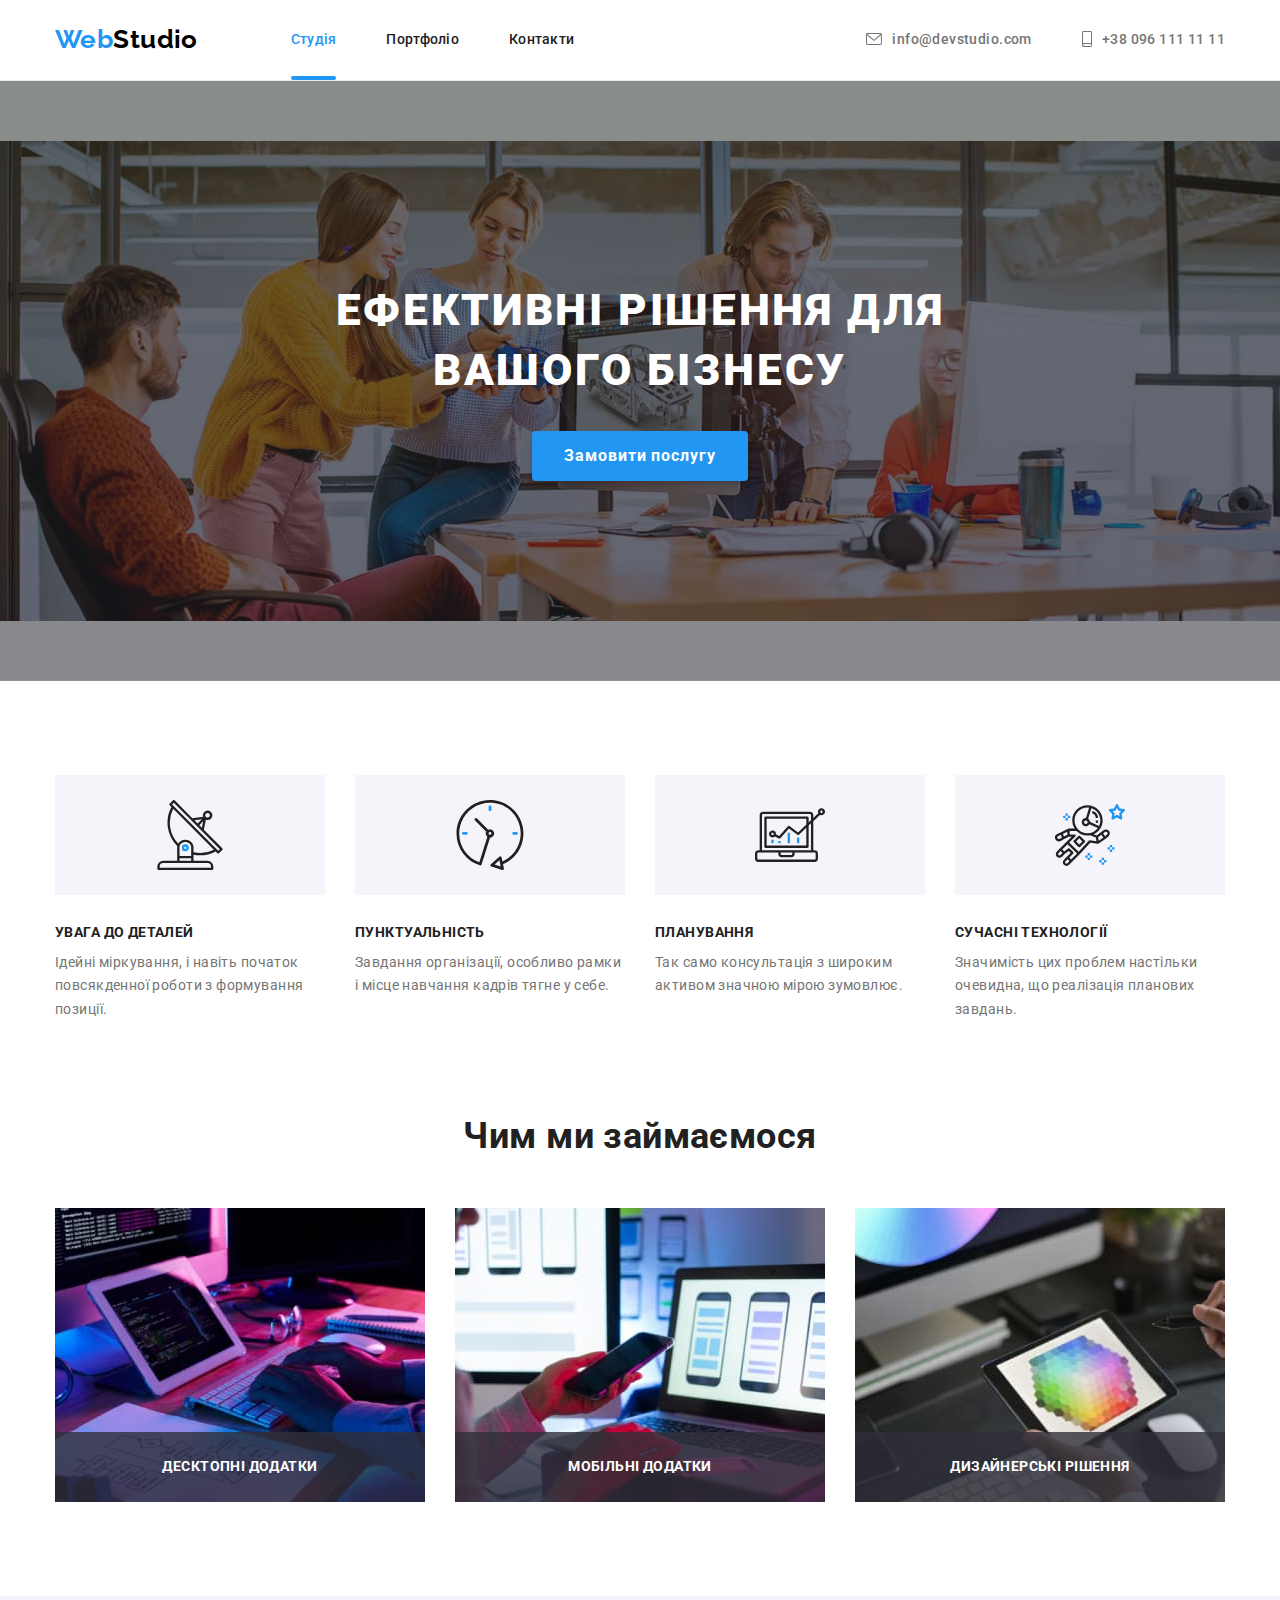
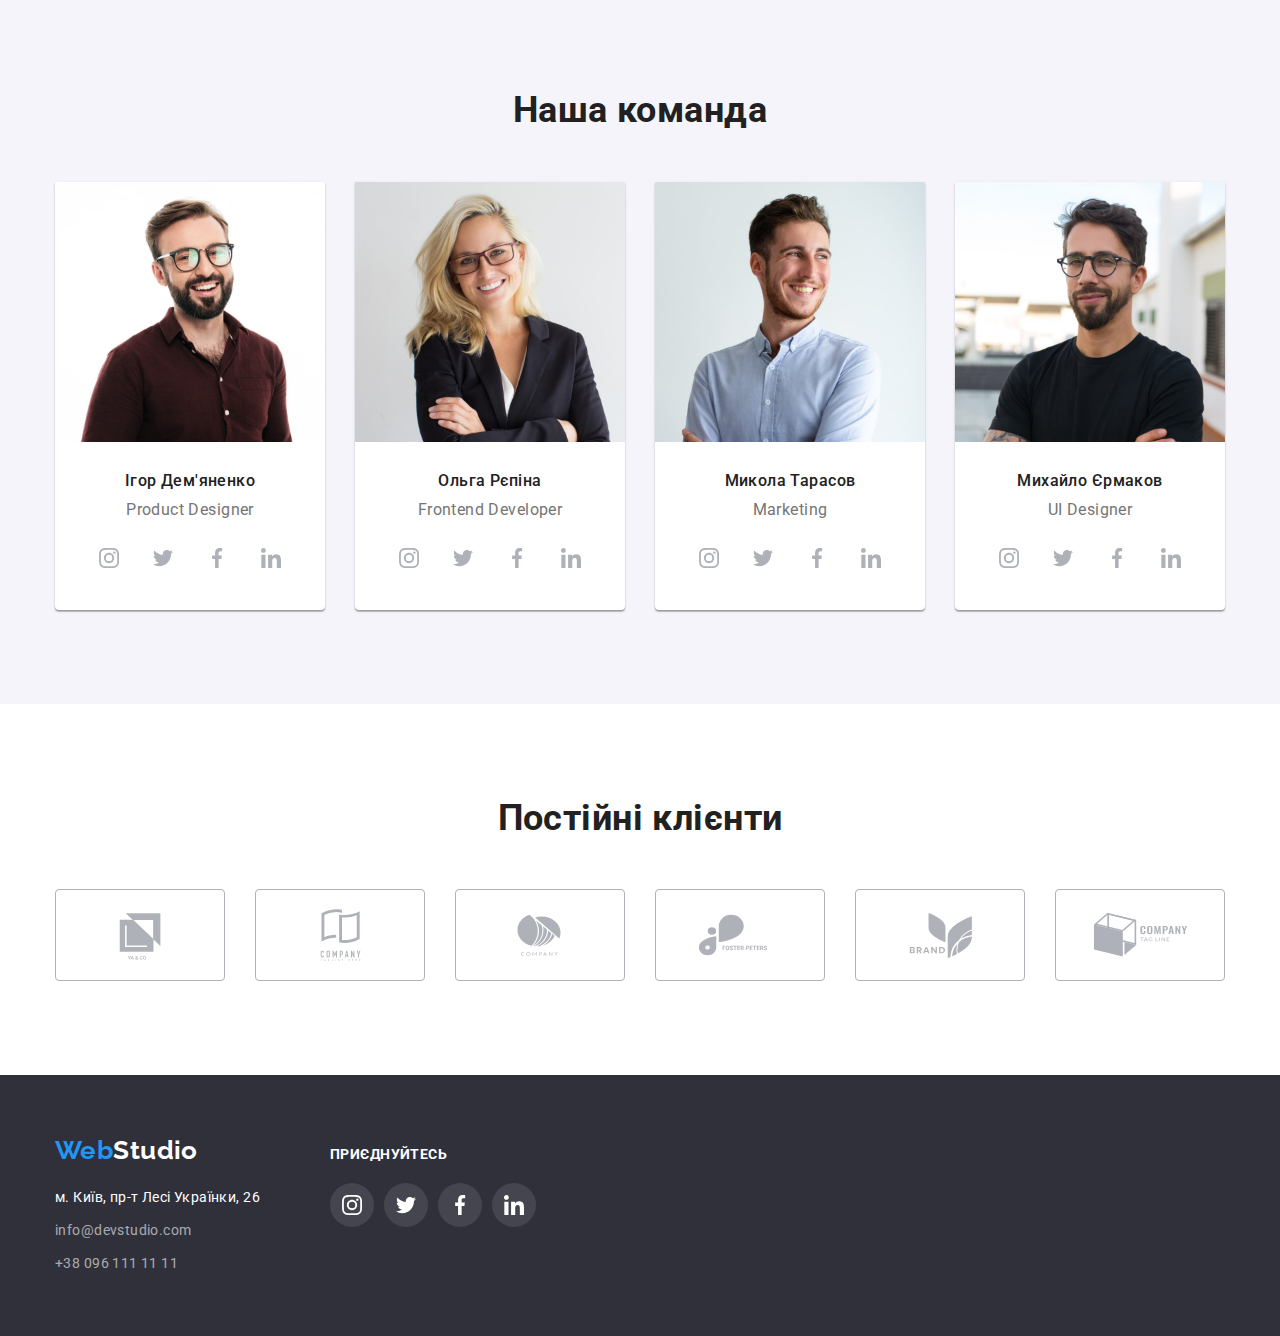
<file: index.html>
<!DOCTYPE html>
<html lang="uk">

<head>
    <meta charset="UTF-8">
    <meta http-equiv="X-UA-Compatible" content="IE=edge">
    <meta name="viewport" content="width=device-width, initial-scale=1.0">
    <title>WebStudio</title>
    <link
        href="https://fonts.googleapis.com/css2?family=Raleway:wght@700&family=Roboto:wght@400;500;700;900&display=swap"
        rel="stylesheet">
    <link rel="stylesheet"
        href="https://cdnjs.cloudflare.com/ajax/libs/modern-normalize/1.1.0/modern-normalize.min.css">
    <link rel="stylesheet" href="./css/styles.css">
</head>

<body>
    <header class="header">
        <div class="container header-flex">
            <nav class="header-flex">
                <a href="./index.html" class="header-logo"><span class="logo-accent">Web</span>Studio</a>
                <ul class="list-style header-flex">
                    <li class="item"><a href="./index.html" class="nav current">Студія</a></li>
                    <li class="item"><a href="./portfolio.html" class="nav">Портфоліо</a></li>
                    <li class="item"><a href="" class="nav">Контакти</a></li>
                </ul>
            </nav>
            <ul class="list-style header-flex contact-list">
                <li class="contact-item"><a href="mailto:info@devstudio.com" class="contact-header">
                        <svg class="icon-mail" width="16px" height="12px">
                            <use href="./images/icons.svg#icon-mail"></use>
                        </svg>
                        info@devstudio.com</a></li>
                <li class="contact-item"><a href="tel:+380961111111" class="contact-header">
                        <svg class="icon-smartphone">
                            <use href="./images/icons.svg#icon-smartphone"></use>
                        </svg>
                        +38 096 111 11 11</a></li>
            </ul>
        </div>
    </header>
    <main>
        <section class="section hero">
            <div class="container">
                <h1 class="hero-title">Ефективні рішення для<br> вашого бізнесу</h1>
                <button type="button" class="button-order" data-modal-open>
                    Замовити послугу
                </button>
            </div>
        </section>
        <section class="section features">
            <div class="container">
                <h2 class="visually-hidden">Наші переваги</h2>
                <ul class="features-flex">
                    <li class="features-card">
                        <div class="icon-card">
                            <svg width="70px" height="70px">
                                <use href="./images/icons.svg#icon-antenna"></use>
                            </svg>
                        </div>
                        <h3 class="features-heading">УВАГА ДО ДЕТАЛЕЙ</h3>
                        <p>Ідейні міркування, і навіть початок повсякденної роботи з формування позиції.</p>
                    </li>
                    <li class="features-card">
                        <div class="icon-card">
                            <svg width="70px" height="70px">
                                <use href="./images/icons.svg#icon-clock"></use>
                            </svg>
                        </div>
                        <h3 class="features-heading">ПУНКТУАЛЬНІСТЬ</h3>
                        <p>Завдання організації, особливо рамки і місце навчання кадрів тягне у себе.</p>
                    </li>
                    <li class="features-card">
                        <div class="icon-card">
                            <svg width="70px" height="70px">
                                <use href="./images/icons.svg#icon-diagram"></use>
                            </svg>
                        </div>
                        <h3 class="features-heading">ПЛАНУВАННЯ</h3>
                        <p>Так само консультація з широким активом значною мірою зумовлює.</p>
                    </li>
                    <li class="features-card">
                        <div class="icon-card">
                            <svg width="70px" height="70px">
                                <use href="./images/icons.svg#icon-astronaut"></use>
                            </svg>
                        </div>
                        <h3 class="features-heading">СУЧАСНІ ТЕХНОЛОГІЇ</h3>
                        <p>Значимість цих проблем настільки очевидна, що реалізація планових завдань.</p>
                    </li>
                </ul>
            </div>
        </section>
        <section class="section">
            <div class="container">
                <h2 class="examples-heading">Чим ми займаємося</h2>
                <ul class="examples-flex">
                    <li>
                        <div class="examples-thumb">
                            <img class="img" src="./images/box1.jpg" alt="написання коду" width="370" height="294">
                            <div class="examples-block">
                                <h3 class="examples-text">Десктопні додатки</h3>
                            </div>
                        </div>
                    </li>
                    <li>
                        <div class="examples-thumb">
                            <img class="img" src="./images/box2.jpg" alt="розробка дизайну" width="370" height="294">
                            <div class="examples-block">
                                <h3 class="examples-text">Мобільні додатки</h3>
                            </div>
                        </div>
                    </li>
                    <li>
                        <div class="examples-thumb">
                            <img class="img" src="./images/box3.jpg" alt="підбір кольорів" width="370" height="294">
                            <div class="examples-block">
                                <h3 class="examples-text">Дизайнерські рішення</h3>
                            </div>
                        </div>
                    </li>
                </ul>
            </div>
        </section>
        <section class="section team">
            <div class="container">
                <h2 class="team-heading">Наша команда</h2>
                <ul class="team-flex">
                    <li class="team-card">
                        <img class="img" src="./images/photo.jpg" alt="фото" width="270" height="260">
                        <h3 class="person-heading">Ігор Дем'яненко</h3>
                        <p class="person-position">Product Designer</p>
                        <ul class="team-icons-list">
                            <li class="team-item">
                                <a href="" class="team-link">
                                    <svg width="20px" height="20px" class="team-icon">
                                        <use href="./images/icons.svg#icon-instagram"></use>
                                    </svg>
                                </a>
                            </li>
                            <li class="team-item">
                                <a href="" class="team-link">
                                    <svg width="20px" height="20px" class="team-icon">
                                        <use href="./images/icons.svg#icon-twitter"></use>
                                    </svg>
                                </a>
                            </li>
                            <li class="team-item">
                                <a href="" class="team-link">
                                    <svg width="20px" height="20px" class="team-icon">
                                        <use href="./images/icons.svg#icon-facebook"></use>
                                    </svg>
                                </a>
                            </li>
                            <li class="team-item">
                                <a href="" class="team-link">
                                    <svg width="20px" height="20px" class="team-icon">
                                        <use href="./images/icons.svg#icon-linkedin"></use>
                                    </svg>
                                </a>
                            </li>
                        </ul>
                    <li class="team-card">
                        <img class="img" src="./images/photo1.jpg" alt="фото" width="270" height="260">
                        <h3 class="person-heading">Ольга Рєпіна</h3>
                        <p class="person-position">Frontend Developer</p>
                        <ul class="team-icons-list">
                            <li class="team-item">
                                <a href="" class="team-link">
                                    <svg width="20px" height="20px" class="team-icon">
                                        <use href="./images/icons.svg#icon-instagram"></use>
                                    </svg>
                                </a>
                            </li>
                            <li class="team-item">
                                <a href="" class="team-link">
                                    <svg width="20px" height="20px" class="team-icon">
                                        <use href="./images/icons.svg#icon-twitter"></use>
                                    </svg>
                                </a>
                            </li>
                            <li class="team-item">
                                <a href="" class="team-link">
                                    <svg width="20px" height="20px" class="team-icon">
                                        <use href="./images/icons.svg#icon-facebook"></use>
                                    </svg>
                                </a>
                            </li>
                            <li class="team-item">
                                <a href="" class="team-link">
                                    <svg width="20px" height="20px" class="team-icon">
                                        <use href="./images/icons.svg#icon-linkedin"></use>
                                    </svg>
                                </a>
                            </li>
                        </ul>
                    </li>
                    <li class="team-card">
                        <img class="img" src="./images/photo2.jpg" alt="фото" width="270" height="260">
                        <h3 class="person-heading">Микола Тарасов</h3>
                        <p class="person-position">Marketing</p>
                        <ul class="team-icons-list">
                            <li class="team-item">
                                <a href="" class="team-link">
                                    <svg width="20px" height="20px" class="team-icon">
                                        <use href="./images/icons.svg#icon-instagram"></use>
                                    </svg>
                                </a>
                            </li>
                            <li class="team-item">
                                <a href="" class="team-link">
                                    <svg width="20px" height="20px" class="team-icon">
                                        <use href="./images/icons.svg#icon-twitter"></use>
                                    </svg>
                                </a>
                            </li>
                            <li class="team-item">
                                <a href="" class="team-link">
                                    <svg width="20px" height="20px" class="team-icon">
                                        <use href="./images/icons.svg#icon-facebook"></use>
                                    </svg>
                                </a>
                            </li>
                            <li class="team-item">
                                <a href="" class="team-link">
                                    <svg width="20px" height="20px" class="team-icon">
                                        <use href="./images/icons.svg#icon-linkedin"></use>
                                    </svg>
                                </a>
                            </li>
                        </ul>
                    </li>
                    <li class="team-card">
                        <img class="img" src="./images/photo3.jpg" alt="фото" width="270" height="260">
                        <h3 class="person-heading">Михайло Єрмаков</h3>
                        <p class="person-position">UI Designer</p>
                        <ul class="team-icons-list">
                            <li class="team-item">
                                <a href="" class="team-link">
                                    <svg width="20px" height="20px" class="team-icon">
                                        <use href="./images/icons.svg#icon-instagram"></use>
                                    </svg>
                                </a>
                            </li>
                            <li class="team-item">
                                <a href="" class="team-link">
                                    <svg width="20px" height="20px" class="team-icon">
                                        <use href="./images/icons.svg#icon-twitter"></use>
                                    </svg>
                                </a>
                            </li>
                            <li class="team-item">
                                <a href="" class="team-link">
                                    <svg width="20px" height="20px" class="team-icon">
                                        <use href="./images/icons.svg#icon-facebook"></use>
                                    </svg>
                                </a>
                            </li>
                            <li class="team-item">
                                <a href="" class="team-link">
                                    <svg width="20px" height="20px" class="team-icon">
                                        <use href="./images/icons.svg#icon-linkedin"></use>
                                    </svg>
                                </a>
                            </li>
                        </ul>
                    </li>
                </ul>
            </div>
        </section>
        <section class="section">
            <div class="container">
                <h2 class="clients-heading">Постійні клієнти</h2>
                <ul class="clients-list">
                    <li class="client-item">
                        <a href="" class="client-link">
                            <svg class="client" width="106px" height="60px">
                                <use href="./images/icons.svg#icon-client1"></use>
                            </svg>
                        </a>
                    </li>
                    <li class="client-item">
                        <a href="" class="client-link">
                            <svg class="client" width="106px" height="60px">
                                <use href="./images/icons.svg#icon-client2"></use>
                            </svg>
                        </a>
                    </li>
                    <li class="client-item">
                        <a href="" class="client-link">
                            <svg class="client" width="106px" height="60px">
                                <use href="./images/icons.svg#icon-client3"></use>
                            </svg>
                        </a>
                    </li>
                    <li class="client-item">
                        <a href="" class="client-link">
                            <svg class="client" width="106px" height="60px">
                                <use href="./images/icons.svg#icon-client4"></use>
                            </svg>
                        </a>
                    </li>
                    <li class="client-item">
                        <a href="" class="client-link">
                            <svg class="client" width="106px" height="60px">
                                <use href="./images/icons.svg#icon-client5"></use>
                            </svg>
                        </a>
                    </li>
                    <li class="lient-item"><a href="" class="client-link">
                            <svg class="client" width="106px" height="60px">
                                <use href="./images/icons.svg#icon-client6"></use>
                            </svg>
                        </a></li>
                </ul>
            </div>
        </section>
    </main>
    <footer class="footer">
        <div class="container footer-flex">
            <div>
                <a href="./index.html" class="footer-logo"><span class="logo-accent">Web</span>Studio</a>
                <address>
                    <ul>
                        <li>
                            <a href="https://goo.gl/maps/j4BtSMbrtdedQsj39" class="address">м. Київ, пр-т Лесі Українки,
                                26</a>
                        </li>
                        <li>
                            <a href="mailto:info@devstudio.com" class="contact-footer">info@devstudio.com</a>
                        </li>
                        <li>
                            <a href="tel:+380961111111" class="contact-footer">+38 096 111 11 11</a>
                        </li>
                    </ul>
                </address>
            </div>
            <div class="join-block">
                <h2 class="join">приєднуйтесь</h2>
                <ul class="footer-icons">
                    <li class="footer-item">
                        <a href="" class="footer-link">
                            <svg width="20px" height="20px" class="footer-icon">
                                <use href="./images/icons.svg#icon-instagram"></use>
                            </svg>
                        </a>
                    </li>
                    <li class="footer-item">
                        <a href="" class="footer-link">
                            <svg width="20px" height="20px" class="footer-icon">
                                <use href="./images/icons.svg#icon-twitter"></use>
                            </svg>
                        </a>
                    </li>
                    <li class="footer-item">
                        <a href="" class="footer-link">
                            <svg width="20px" height="20px" class="footer-icon">
                                <use href="./images/icons.svg#icon-facebook"></use>
                            </svg>
                        </a>
                    </li>
                    <li class="footer-item">
                        <a href="" class="footer-link">
                            <svg width="20px" height="20px" class="footer-icon">
                                <use href="./images/icons.svg#icon-linkedin"></use>
                            </svg>
                        </a>
                    </li>
                </ul>
            </div>
        </div>
    </footer>
    <div class="backdrop is-hidden" data-modal>
        <div class="modal">
            <button type="button" class="modal-button" data-modal-close>
                <svg width="11" height="11" class="cross">
                    <use href="./images/icons.svg#icon-cross"></use>
                </svg>
            </button>
        </div>
    </div>
    <script src="./js/modal.js"></script>
</body>

</html>
</file>
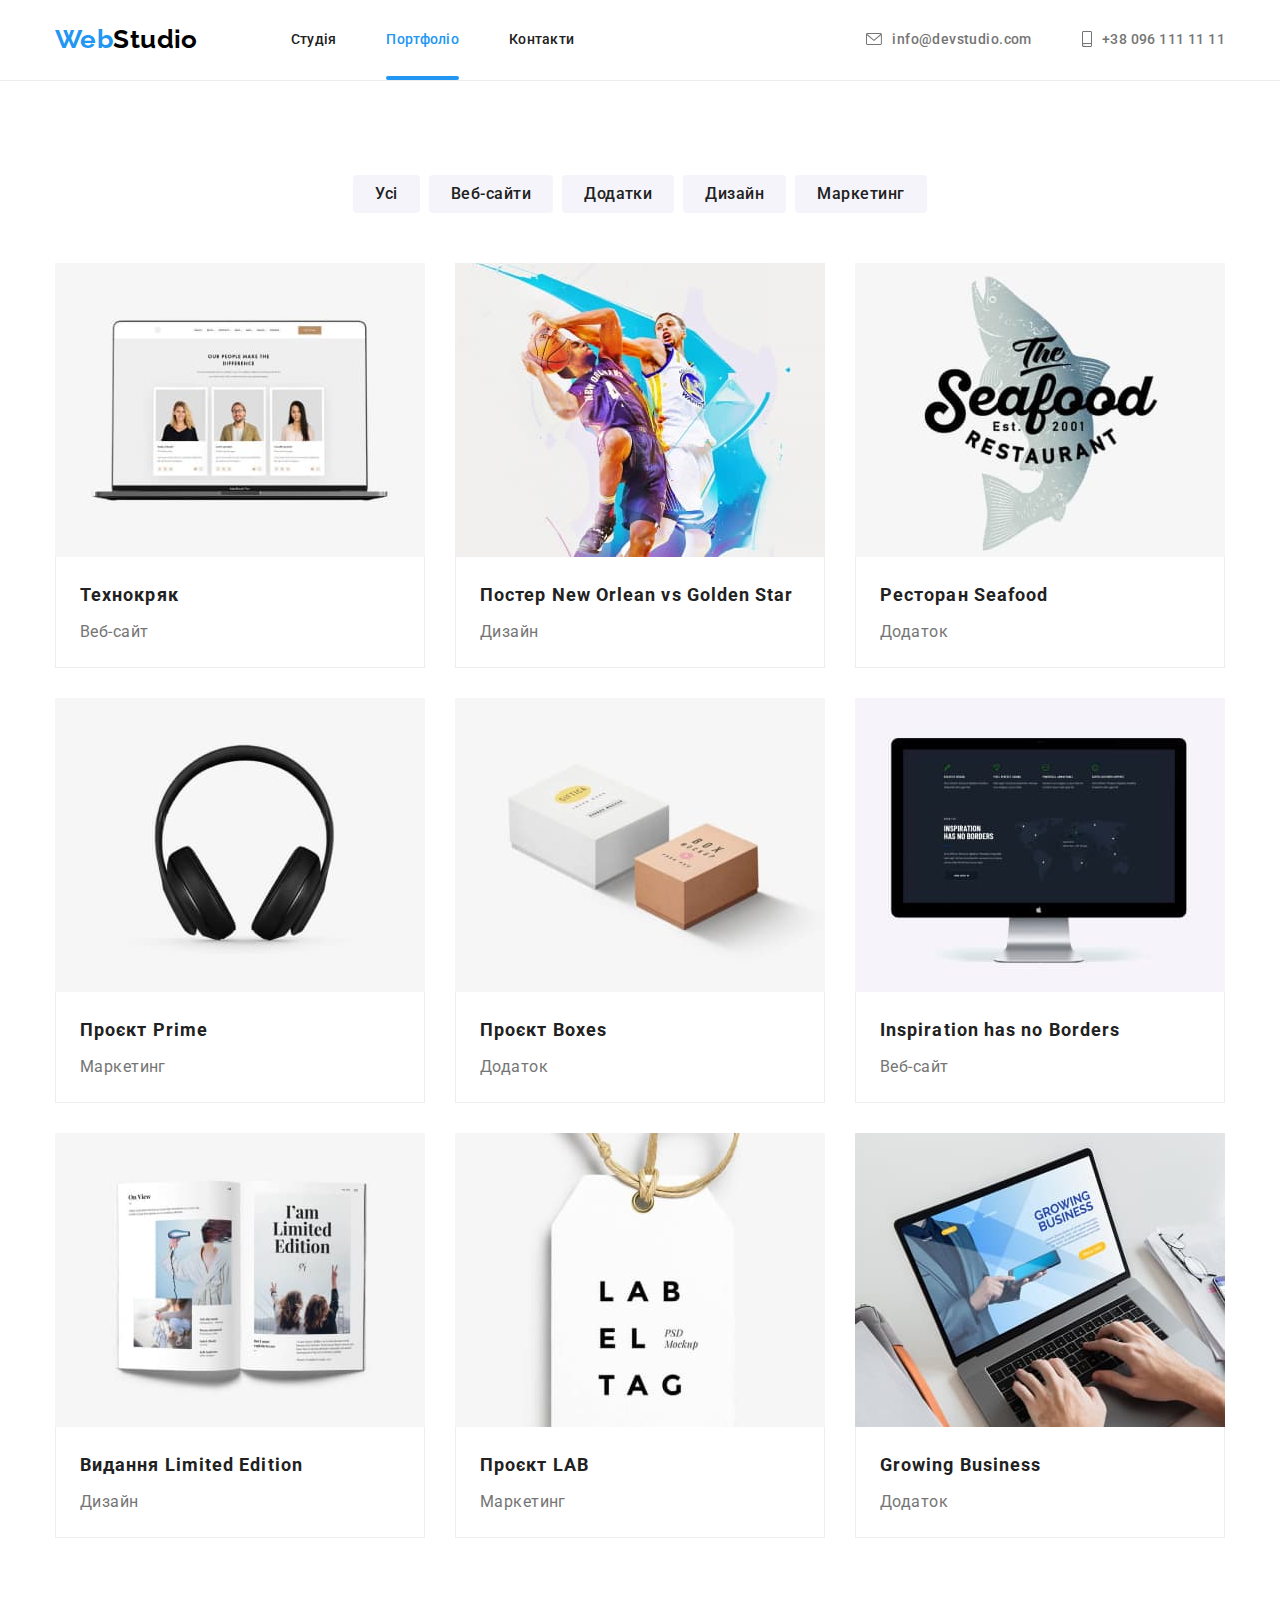
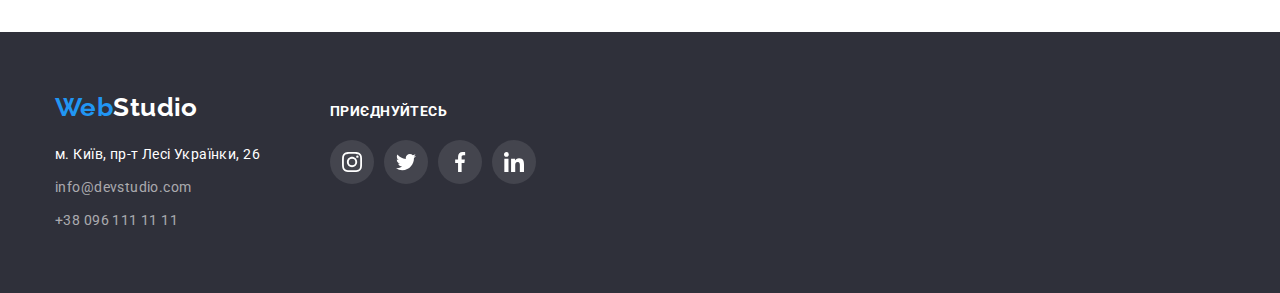
<file: portfolio.html>
<!DOCTYPE html>
<html lang="uk">

<head>
    <meta charset="UTF-8">
    <meta http-equiv="X-UA-Compatible" content="IE=edge">
    <meta name="viewport" content="width=device-width, initial-scale=1.0">
    <title>WebStudio</title>
    <link
        href="https://fonts.googleapis.com/css2?family=Raleway:wght@700&family=Roboto:wght@400;500;700;900&display=swap"
        rel="stylesheet">
    <link rel="stylesheet"
        href="https://cdnjs.cloudflare.com/ajax/libs/modern-normalize/1.1.0/modern-normalize.min.css">
    <link rel="stylesheet" href="./css/styles.css">
</head>

<body>
    <header class="header">
        <div class="container header-flex">
            <nav class="header-flex">
                <a href="./index.html" class="header-logo"><span class="logo-accent">Web</span>Studio</a>
                <ul class="list-style header-flex">
                    <li class="item"><a href="./index.html" class="nav">Студія</a></li>
                    <li class="item"><a href="./portfolio.html" class="nav current">Портфоліо</a></li>
                    <li class="item"><a href="" class="nav">Контакти</a></li>
                </ul>
            </nav>
            <ul class="list-style header-flex contact-list">
                <li class="contact-item"><a href="mailto:info@devstudio.com" class="contact-header">
                        <svg class="icon-mail" width="16px" height="12px">
                            <use href="./images/icons.svg#icon-mail"></use>
                        </svg>
                        info@devstudio.com</a></li>
                <li class="contact-item"><a href="tel:+380961111111" class="contact-header">
                        <svg class="icon-smartphone">
                            <use href="./images/icons.svg#icon-smartphone"></use>
                        </svg>
                        +38 096 111 11 11</a></li>
            </ul>
        </div>
    </header>
    <main>
        <section class="section">
            <div class="container">
                <h1 class="visually-hidden">Портфоліо</h1>
                <ul class="list-style button-list">
                    <li class="card">
                        <button type="button" class="button">Усі</button>
                    </li>
                    <li class="card">
                        <button type="button" class="button">Веб-сайти</button>
                    </li>
                    <li class="card">
                        <button type="button" class="button">Додатки</button>
                    </li>
                    <li class="card">
                        <button type="button" class="button">Дизайн</button>
                    </li>
                    <li class="card">
                        <button type="button" class="button">Маркетинг</button>
                    </li>
                </ul>
                <ul class="list-style portfolio">
                    <li class="portfolio-card">
                        <div class="portfolio-thumb">
                            <img class="img" src="./images/tehnokriak.jpg" alt="ноутбук" width="370" height="294">
                            <div class="overlay">Ресурс пропонує комплексні пропозиції з різним рівнем функціоналу та
                                сервісів. Все це дозволить відвідувачу отримати
                                вичерпні відомості про компанію чи приватну особу.</div>
                        </div>
                        <div class="portfolio-text">
                            <h2 class="portfolio-headers">Технокряк</h2>
                            <p class="portfolio-description">Веб-сайт</p>
                        </div>
                    </li>
                    <li class="portfolio-card">
                        <div class="portfolio-thumb">
                            <img class="img" src="./images/nogs.jpg" alt="баскетбол" width="370" height="294">
                            <div class="overlay">Lorem ipsum dolor sit amet consectetur adipisicing elit. Consequuntur
                                consequatur hic excepturi voluptas, assumenda earum ex dolores nihil labore tempore
                                doloremque sequi aut maiores quia beatae laborum, ea quisquam. Esse?</div>
                        </div>
                        <div class="portfolio-text">
                            <h2 class="portfolio-headers">Постер New Orlean vs Golden Star</h2>
                            <p class="portfolio-description">Дизайн</p>
                        </div>
                    </li>
                    <li class="portfolio-card">
                        <div class="portfolio-thumb">
                            <img class="img" src="./images/seafood.jpg" alt="логотип ресторану" width="370"
                                height="294">
                            <div class="overlay">Lorem ipsum dolor sit amet consectetur adipisicing elit. Consequuntur
                                consequatur hic excepturi voluptas, assumenda earum ex dolores nihil labore tempore
                                doloremque sequi aut maiores quia beatae laborum, ea quisquam. Esse?</div>
                        </div>
                        <div class="portfolio-text">
                            <h2 class="portfolio-headers">Ресторан Seafood</h2>
                            <p class="portfolio-description">Додаток</p>
                        </div>
                    </li>
                    <li class="portfolio-card">
                        <div class="portfolio-thumb">
                            <img class="img" src="./images/prime.jpg" alt="навушники" width="370" height="294">
                            <div class="overlay">Lorem ipsum dolor sit amet consectetur adipisicing elit. Consequuntur
                                consequatur hic excepturi voluptas, assumenda earum ex dolores nihil labore tempore
                                doloremque sequi aut maiores quia beatae laborum, ea quisquam. Esse?</div>
                        </div>
                        <div class="portfolio-text">
                            <h2 class="portfolio-headers">Проєкт Prime</h2>
                            <p class="portfolio-description">Маркетинг</p>
                        </div>
                    </li>
                    <li class="portfolio-card">
                        <div class="portfolio-thumb">
                            <img class="img" src="./images/boxes.jpg" alt="коробки" width="370" height="294">
                            <div class="overlay">Lorem ipsum dolor sit amet consectetur adipisicing elit. Consequuntur
                                consequatur hic excepturi voluptas, assumenda earum ex dolores nihil labore tempore
                                doloremque sequi aut maiores quia beatae laborum, ea quisquam. Esse?</div>
                        </div>
                        <div class="portfolio-text">
                            <h2 class="portfolio-headers">Проєкт Boxes</h2>
                            <p class="portfolio-description">Додаток</p>
                        </div>
                    </li>
                    <li class="portfolio-card">
                        <div class="portfolio-thumb">
                            <img class="img" src="./images/borders.jpg" alt="монітор" width="370" height="294">
                            <div class="overlay">Lorem ipsum dolor sit amet consectetur adipisicing elit. Consequuntur
                                consequatur hic excepturi voluptas, assumenda earum ex dolores nihil labore tempore
                                doloremque sequi aut maiores quia beatae laborum, ea quisquam. Esse?</div>
                        </div>
                        <div class="portfolio-text">
                            <h2 class="portfolio-headers">Inspiration has no Borders</h2>
                            <p class="portfolio-description">Веб-сайт</p>
                        </div>
                    </li>
                    <li class="portfolio-card">
                        <div class="portfolio-thumb">
                            <img class="img" src="./images/limedition.jpg" alt="книга" width="370" height="294">
                            <div class="overlay">Lorem ipsum dolor sit amet consectetur adipisicing elit. Consequuntur
                                consequatur hic excepturi voluptas, assumenda earum ex dolores nihil labore tempore
                                doloremque sequi aut maiores quia beatae laborum, ea quisquam. Esse?</div>
                        </div>
                        <div class="portfolio-text">
                            <h2 class="portfolio-headers">Видання Limited Edition</h2>
                            <p class="portfolio-description">Дизайн</p>
                        </div>
                    </li>
                    <li class="portfolio-card">
                        <div class="portfolio-thumb">
                            <img class="img" src="./images/lab.jpg" alt="ярлик з літерами" width="370" height="294">
                            <div class="overlay">Lorem ipsum dolor sit amet consectetur adipisicing elit. Consequuntur
                                consequatur hic excepturi voluptas, assumenda earum ex dolores nihil labore tempore
                                doloremque sequi aut maiores quia beatae laborum, ea quisquam. Esse?</div>
                        </div>
                        <div class="portfolio-text">
                            <h2 class="portfolio-headers">Проєкт LAB</h2>
                            <p class="portfolio-description">Маркетинг</p>
                        </div>
                    </li>
                    <li class="portfolio-card">
                        <div class="portfolio-thumb">
                            <img class="img" src="./images/business.jpg" alt="робота за ноутбуком" width="370"
                                height="294">
                            <div class="overlay">Lorem ipsum dolor sit amet consectetur adipisicing elit. Consequuntur
                                consequatur hic excepturi voluptas, assumenda earum ex dolores nihil labore tempore
                                doloremque sequi aut maiores quia beatae laborum, ea quisquam. Esse?</div>
                        </div>
                        <div class="portfolio-text">
                            <h2 class="portfolio-headers">Growing Business</h2>
                            <p class="portfolio-description">Додаток</p>
                        </div>
                    </li>
                </ul>
            </div>
        </section>
    </main>
    <footer class="footer">
        <div class="container footer-flex">
            <div>
                <a href="./index.html" class="footer-logo"><span class="logo-accent">Web</span>Studio</a>
                <address>
                    <ul>
                        <li><a href="https://goo.gl/maps/j4BtSMbrtdedQsj39" class="address">м. Київ, пр-т Лесі Українки,
                                26</a></li>
                        <li><a href="mailto:info@devstudio.com" class="contact-footer">info@devstudio.com</a></li>
                        <li><a href="tel:+380961111111" class="contact-footer">+38 096 111 11 11</a></li>
                    </ul>
                </address>
            </div>
            <div class="join-block">
                <h2 class="join">приєднуйтесь</h2>
                <ul class="footer-icons">
                    <li class="footer-item">
                        <a href="" class="footer-link">
                            <svg width="20px" height="20px" class="footer-icon">
                                <use href="./images/icons.svg#icon-instagram"></use>
                            </svg>
                        </a>
                    </li>
                    <li class="footer-item">
                        <a href="" class="footer-link">
                            <svg width="20px" height="20px" class="footer-icon">
                                <use href="./images/icons.svg#icon-twitter"></use>
                            </svg>
                        </a>
                    </li>
                    <li class="footer-item">
                        <a href="" class="footer-link">
                            <svg width="20px" height="20px" class="footer-icon">
                                <use href="./images/icons.svg#icon-facebook"></use>
                            </svg>
                        </a>
                    </li>
                    <li class="footer-item">
                        <a href="" class="footer-link">
                            <svg width="20px" height="20px" class="footer-icon">
                                <use href="./images/icons.svg#icon-linkedin"></use>
                            </svg>
                        </a>
                    </li>
                </ul>
            </div>
        </div>
    </footer>
</body>

</html>
</file>
<file: css/styles.css>
/* колір body #757575; */
/* колір акценту #2196F3; */
/* колір заголовків #212121; */
/* колір головний білий #ffffff; */
/* колір іконок #AFB1B8; */

.visually-hidden {
    position: absolute;
    white-space: nowrap;
    width: 1px;
    height: 1px;
    overflow: hidden;
    border: 0;
    padding: 0;
    clip: rect(0 0 0 0);
    clip-path: inset(50%);
    margin: -1px;
}

:root {
    --main-color: #757575;
    --accent-color: #2196F3;
    --header-color: #212121;
    --icon-color: #AFB1B8;
    --primary-white-color: #ffffff;
}

ul {
    list-style: none;
    margin: 0;
    padding: 0;
}

h1,
h2,
h3 {
    margin-top: 0;
    margin-bottom: 0;
}

p {
    margin-top: 0;
    margin-bottom: 0;
}

body {
    background-color: var(--primary-white-color);
    color: var(--main-color);
    font-family: 'Roboto', sans-serif;
    font-size: 14px;
    line-height: 1.71;
    letter-spacing: 0.03em;
}

.container {
    width: 1200px;
    margin: 0 auto;
    padding: 0 15px;
}

/* header */
.header {
    padding-top: 24px;
    padding-bottom: 25px;
    border-bottom: 1px solid #ECECEC;
}

.header-flex {
    display: flex;
    align-items: center;
}

.list-style .item:not(:first-child) {
    margin-left: 50px;
}

.header-logo {
    margin-right: 93px;
    color: #000000;
    text-decoration: none;
    font-family: 'Raleway';
    font-weight: 700;
    font-size: 26px;
    line-height: 1.19;
}

.logo-accent {
    color: var(--accent-color);
}

.nav {
    color: var(--header-color);
    text-decoration: none;
    font-weight: 500;
    font-size: 14px;
    line-height: 1.14;
    letter-spacing: 0.02em;
    transition: color 250ms cubic-bezier(0.4, 0, 0.2, 1);
}

.nav:hover,
.nav:focus {
    color: var(--accent-color);
}

.nav {
    position: relative;
    padding-bottom: 33px;
}

.current::after {
    position: absolute;
    left: 0;
    bottom: 0;
    content: '';
    width: 100%;
    height: 4px;
    background-color: var(--accent-color);
    border-radius: 2px;
}

.current {
    color: var(--accent-color);
}

.contact-list {
    margin-left: auto;
}

.contact-item:first-child {
    margin-right: 50px;
}

.contact-header {
    display: flex;
    align-items: center;
    color: inherit;
    font-weight: 500;
    text-decoration: none;
    transition: color 250ms cubic-bezier(0.4, 0, 0.2, 1);
}

.contact-header:hover,
.contact-header:focus {
    color: var(--accent-color);
}

.section {
    padding-top: 94px;
    padding-bottom: 94px;
}

.icon-mail {
    fill: currentColor;
    margin-right: 10px;
}

.icon-smartphone {
    fill: currentColor;
    width: 10px;
    height: 16px;
    margin-right: 10px;
}

/* main */
.hero {
    padding: 200px 0;
    background-image: linear-gradient(rgba(47, 58, 50, 0.4), rgba(47, 48, 58, 0.4)),
        url(../images/hero.jpg);
    background-color: #C4C4C4;
    background-repeat: no-repeat;
    background-size: contain;
    background-position: center;
}

.hero-title {
    margin-top: 0;
    margin-bottom: 30px;

    color: var(--primary-white-color);
    font-weight: 900;
    font-size: 44px;
    line-height: 1.36;
    text-align: center;
    letter-spacing: 0.06em;
    text-transform: uppercase;
}

.button-order {
    display: block;
    margin-left: auto;
    margin-right: auto;
    min-width: 216px;
    height: 50px;

    cursor: pointer;
    color: var(--primary-white-color);
    background-color: var(--accent-color);
    box-shadow: 0px 4px 4px rgba(0, 0, 0, 0.15);
    border-radius: 4px;
    border: none;
    font-weight: 700;
    font-size: 16px;
    line-height: 1.88;
    letter-spacing: 0.06em;
    transition: background-color 250ms cubic-bezier(0.4, 0, 0.2, 1);
}

.button-order:hover,
.button-order:focus {
    background-color: #188CE8;
}

/* features */
.features {
    padding-bottom: 0;
}

.features-flex {
    display: flex;
    gap: 30px;
    align-items: start;
}

.features-card {
    flex-basis: calc((100%-90px)/4);
}

.icon-card {
    background-color: #F5F4FA;
    height: 120px;
    padding: 25px 100px;
    margin-bottom: 30px;
}

.features-heading {
    margin-bottom: 10px;
    color: var(--header-color);
    font-size: 14px;
    line-height: 1.14;
    text-transform: uppercase;
}

/* examples */
.examples-flex {
    display: flex;
    gap: 30px;
}

.examples-heading,
.team-heading,
.clients-heading {
    margin-bottom: 50px;
    color: var(--header-color);
    font-size: 36px;
    line-height: 1.16;
    text-align: center;
}

.examples-thumb {
    position: relative;
}

.examples-block {
    position: absolute;
    left: 0;
    bottom: 0;
    display: flex;
    justify-content: center;
    align-items: center;
    width: 370px;
    height: 70px;
    background-color: rgba(47, 48, 58, 0.8);
}

.examples-text {
    font-size: 14px;
    line-height: 1.14;
    text-align: center;
    letter-spacing: 0.03em;
    text-transform: uppercase;
    color: var(--primary-white-color);
}

/* team */
.team {
    background-color: #F5F4FA;
}

.team-flex {
    display: flex;
    gap: 30px;
}

.team-card {
    flex-basis: calc((100%-90px)/4);
    background-color: var(--primary-white-color);
    box-shadow: 0px 1px 3px rgba(0, 0, 0, 0.12), 0px 1px 1px rgba(0, 0, 0, 0.14), 0px 2px 1px rgba(0, 0, 0, 0.2);
    border-radius: 0px 0px 4px 4px;
}

.person-heading {
    margin-top: 30px;
    color: var(--header-color);
    font-weight: 500;
    font-size: 16px;
    line-height: 1.18;
    text-align: center;
}

.person-position {
    margin-top: 10px;
    padding-bottom: 16px;
    font-size: 16px;
    line-height: 1.18;
    text-align: center;
}

.team-icons-list {
    display: flex;
    justify-content: center;
    padding-bottom: 30px;
}

.team-link {
    display: block;
    width: 44px;
    height: 44px;
    padding: 12px;
    color: var(--icon-color);
    border-radius: 50%;
    transition: color 250ms cubic-bezier(0.4, 0, 0.2, 1), background-color 250ms cubic-bezier(0.4, 0, 0.2, 1);
}

.team-item:not(:last-child) {
    margin-right: 10px;
}

.team-link:hover,
.team-link:focus {
    color: var(--primary-white-color);
    background-color: var(--accent-color);
}

.team-icon {
    fill: currentColor;
}

/* clients */
.clients-list {
    padding-left: 0;
    margin: 0;
    display: flex;
    justify-content: space-between;
}

.client-link {
    display: block;
    padding: 16px 32px;
    width: 170px;
    height: 92px;
    color: var(--icon-color);
    border: 1px solid var(--icon-color);
    border-radius: 4px;
    transition: color 250ms cubic-bezier(0.4, 0, 0.2, 1), border 250ms cubic-bezier(0.4, 0, 0.2, 1);
}

.client-link:hover,
.client-link:focus {
    color: var(--accent-color);
    border: 1px solid var(--accent-color);
}

.client {
    fill: currentColor;
}

/* footer */
.footer {
    padding-top: 60px;
    padding-bottom: 60px;
    background-color: #2F303A;
}

.footer-logo {
    display: block;
    margin-bottom: 20px;
    color: var(--primary-white-color);
    text-decoration: none;
    font-family: 'Raleway';
    font-weight: 700;
    font-size: 26px;
    line-height: 1.19;
}

.address {
    display: block;
    color: var(--primary-white-color);
    text-decoration: none;
    font-style: normal;
    transition: color 250ms cubic-bezier(0.4, 0, 0.2, 1);
}

.address:hover,
.address:focus {
    color: var(--accent-color);
}

.contact-footer {
    display: block;
    margin-top: 9px;
    color: rgba(255, 255, 255, 0.6);
    text-decoration: none;
    font-style: normal;
    transition: color 250ms cubic-bezier(0.4, 0, 0.2, 1);
}

.contact-footer:hover,
.contact-footer:focus {
    color: var(--accent-color);
}

.footer-flex {
    display: flex;
    align-items: baseline;
}

.join-block {
    margin-left: 70px;
}

.join {
    margin-bottom: 20px;
    font-size: 14px;
    line-height: 1.14;
    text-transform: uppercase;
    color: #FFFFFF;
}

.footer-item:not(:last-child) {
    margin-right: 10px;
}

.footer-link {
    display: block;
    width: 44px;
    height: 44px;
    padding: 12px;
    color: var(--primary-white-color);
    background-color: rgba(255, 255, 255, 0.1);
    border-radius: 50%;
    transition: background-color 250ms cubic-bezier(0.4, 0, 0.2, 1);
}

.footer-link:hover,
.footer-link:focus {
    background-color: var(--accent-color);
}

.footer-icon {
    fill: currentColor;
}

.footer-icons {
    display: flex;
    justify-content: space-between;
    align-items: center;
}

/* portfolio */
.button-list {
    display: flex;
    justify-content: center;
    margin-bottom: 50px;
}

.list-style .card:not(:first-child) {
    margin-left: 9px;
}

.button {
    padding: 6px 22px;
    background: #F5F4FA;
    border-radius: 4px;
    border: none;
    color: var(--header-color);
    font-family: inherit;
    font-weight: 500;
    font-size: 16px;
    line-height: 1.62;
    letter-spacing: 0.03em;
    transition: color 250ms cubic-bezier(0.4, 0, 0.2, 1), background-color 250ms cubic-bezier(0.4, 0, 0.2, 1), box-shadow 250ms cubic-bezier(0.4, 0, 0.2, 1);
}

.button:hover,
.button:focus {
    cursor: pointer;
    color: var(--primary-white-color);
    background-color: var(--accent-color);
    box-shadow: 0px 3px 1px rgba(0, 0, 0, 0.1), 0px 1px 2px rgba(0, 0, 0, 0.08), 0px 2px 2px rgba(0, 0, 0, 0.12);
}

.portfolio {
    display: flex;
    flex-wrap: wrap;
    gap: 30px;
}

.portfolio-card {
    transition: box-shadow 250ms cubic-bezier(0.4, 0, 0.2, 1);
}

.portfolio-card:hover {
    box-shadow: 0px 1px 1px rgba(0, 0, 0, 0.12), 0px 4px 4px rgba(0, 0, 0, 0.06), 1px 4px 6px rgba(0, 0, 0, 0.16);
}

.portfolio-thumb {
    position: relative;
    overflow: hidden;
}

.portfolio-card:hover .overlay {
    transform: translateY(0);
}

.overlay {
    position: absolute;
    width: 100%;
    height: 100%;
    top: 0;
    left: 0;
    padding: 63px 44px;
    font-size: 18px;
    line-height: 1.55;
    letter-spacing: 0.03em;
    color: var(--primary-white-color);
    background-color: rgba(33, 150, 243, 0.9);
    transform: translateY(+100%);
    transition: transform 250ms cubic-bezier(0.4, 0, 0.2, 1);
}

.img {
    display: block;
}

.portfolio-headers {
    color: var(--header-color);
    font-size: 18px;
    line-height: 2;
    letter-spacing: 0.06em;
}

.portfolio-description {
    margin-top: 4px;
    font-size: 16px;
    line-height: 1.88;
}

.portfolio-text {
    padding: 20px 24px;
    background: #FFFFFF;
    border-left: 1px solid #EEEEEE;
    border-right: 1px solid #EEEEEE;
    border-bottom: 1px solid #EEEEEE;
}

.backdrop {
    position: fixed;
    top: 0;
    left: 0;
    width: 100%;
    height: 100%;
    background-color: rgba(0, 0, 0, 0.2);
    opacity: 1;
    transition: opacity 250ms cubic-bezier(0.4, 0, 0.2, 1);
}

.backdrop.is-hidden {
    opacity: 0;
    pointer-events: none;
}

.backdrop.is-hidden .modal {
    transform: translate(-50%, -50%) scale(0.5);
}

.modal {
    position: absolute;
    top: 50%;
    left: 50%;
    min-width: 528px;
    min-height: 581px;
    background-color: var(--primary-white-color);
    border-radius: 4px;
    box-shadow: 0px 1px 3px rgba(0, 0, 0, 0.12), 0px 1px 1px rgba(0, 0, 0, 0.14), 0px 2px 1px rgba(0, 0, 0, 0.2);
    transform: translate(-50%, -50%) scale(1);
    transition: transform 250ms cubic-bezier(0.4, 0, 0.2, 1);
}

.modal-button {
    position: absolute;
    top: 8px;
    right: 8px;
    width: 30px;
    height: 30px;
    background-color: var(--primary-white-color);
    border-radius: 50%;
    border: 1px solid rgba(0, 0, 0, 0.1);
    cursor: pointer;
    transition: border 250ms cubic-bezier(0.4, 0, 0.2, 1),
        color 250ms cubic-bezier(0.4, 0, 0.2, 1);
}

.modal-button:hover,
.modal-button:focus {
    border: 1px solid var(--accent-color);
    color: var(--accent-color);
}

.cross {
    fill: currentColor
}
</file>
